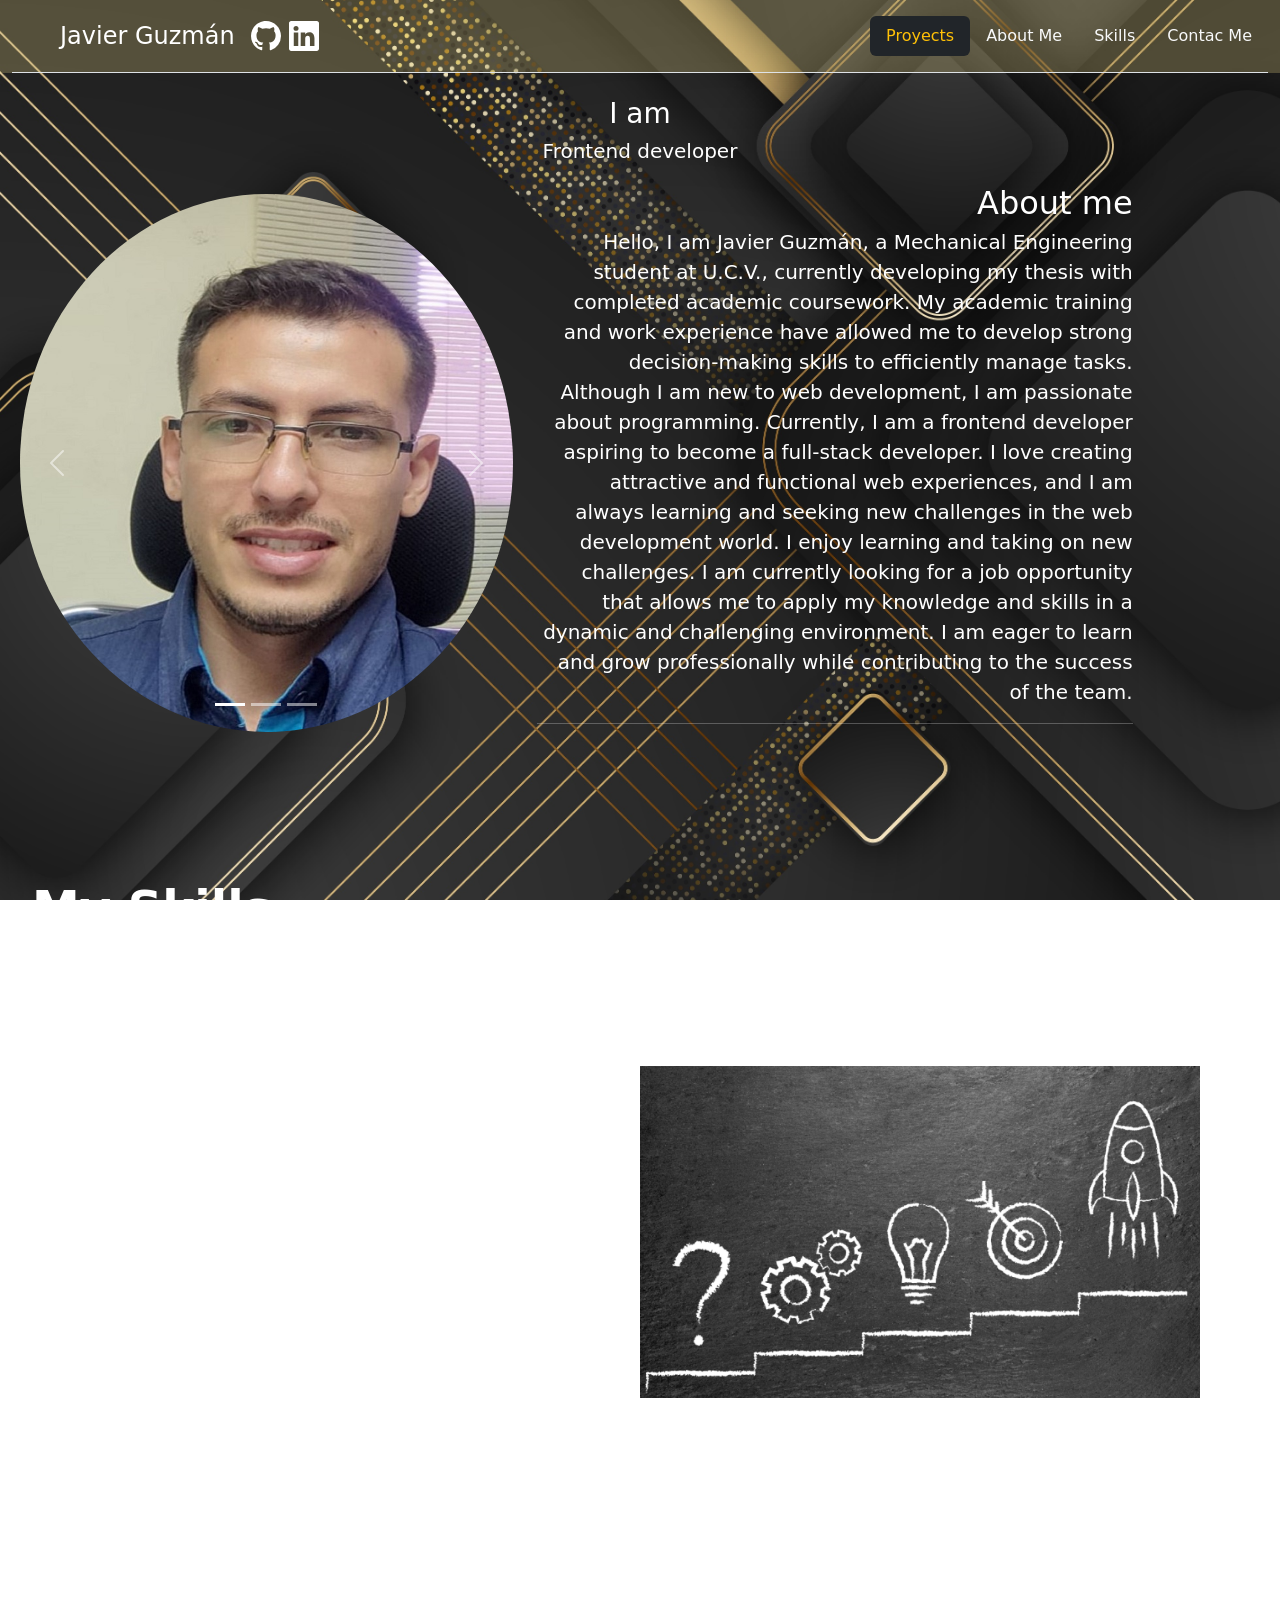
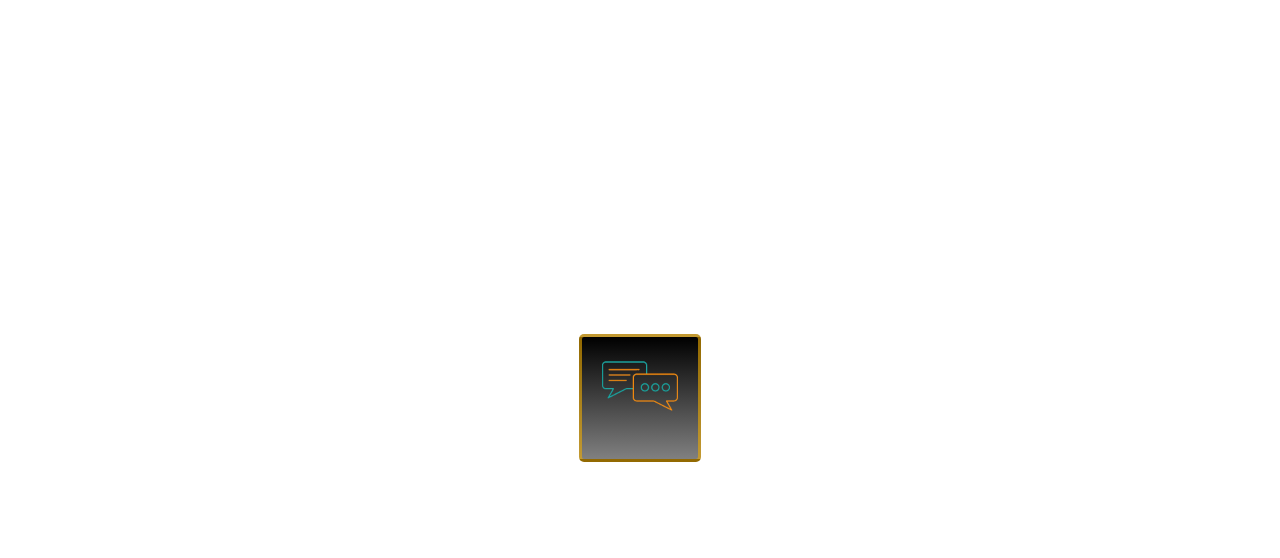
<file: index.html>
<!DOCTYPE html>
<html lang="en">
<head>
    <meta charset="UTF-8">
    <meta name="viewport" content="width=device-width, initial-scale=1.0">


    <link href="https://cdn.jsdelivr.net/npm/bootstrap@5.3.3/dist/css/bootstrap.min.css" rel="stylesheet" integrity="sha384-QWTKZyjpPEjISv5WaRU9OFeRpok6YctnYmDr5pNlyT2bRjXh0JMhjY6hW+ALEwIH" crossorigin="anonymous">

    <!-- Fonts -->
    <link rel="preconnect" href="https://fonts.googleapis.com">
    <link rel="preconnect" href="https://fonts.gstatic.com" crossorigin>
    <link href="https://fonts.googleapis.com/css2?family=Playfair+Display:ital,wght@0,400..900;1,400..900&family=Roboto:ital,wght@0,100..900;1,100..900&family=Sofia&family=Trocchi&display=swap" rel="stylesheet">
    
    <link rel="preconnect" href="https://fonts.googleapis.com">
    <link rel="preconnect" href="https://fonts.gstatic.com" crossorigin>
    <link href="https://fonts.googleapis.com/css2?family=Lora:ital,wght@0,400..700;1,400..700&family=Playfair+Display:ital,wght@0,400..900;1,400..900&family=Roboto:ital,wght@0,100..900;1,100..900&family=Sofia&family=Trocchi&display=swap" rel="stylesheet">
    
    <link rel="preconnect" href="https://fonts.googleapis.com">
    <link rel="preconnect" href="https://fonts.gstatic.com" crossorigin>
    <link href="https://fonts.googleapis.com/css2?family=Italianno&family=Lora:ital,wght@0,400..700;1,400..700&family=Playfair+Display:ital,wght@0,400..900;1,400..900&family=Roboto:ital,wght@0,100..900;1,100..900&family=Sofia&family=Style+Script&family=Trocchi&display=swap" rel="stylesheet">
    <!-- ----------- -->


    <link rel="stylesheet" href="./style.css">

    <title>Personal Page</title>
</head>

<script src="https://cdn.jsdelivr.net/npm/bootstrap@5.3.3/dist/js/bootstrap.bundle.min.js" integrity="sha384-YvpcrYf0tY3lHB60NNkmXc5s9fDVZLESaAA55NDzOxhy9GkcIdslK1eN7N6jIeHz" crossorigin="anonymous">
</script>

<body>

<!-- Nav Bar -->

  <div id="navbar" class="container-xxl">
      <header class="d-flex flex-wrap justify-content-center py-3 border-bottom ">
        <a href="" class="d-flex align-items-center mb-3 mb-md-0 me-md-3 link-body-emphasis text-decoration-none">
          <svg class="bi me-2" width="40" height="32"><use xlink:href="#bootstrap"></use></svg>
          <span class="fs-4 text-white">Javier Guzmán</span>
        </a>

        <a href="https://github.com/JGuzman95Dev" class="a d-flex align-items-center mb-3 mb-md-0 me-md-2 link-body-emphasis text-decoration-none" title="Nombre" target="_blank" rel="noopener noreferrer">
          <svg xmlns="http://www.w3.org/2000/svg" width="30" height="30" fill="white" class="svg gh" viewBox="0 0 16 16">
              <path d="M8 0C3.58 0 0 3.58 0 8c0 3.54 2.29 6.53 5.47 7.59.4.07.55-.17.55-.38 0-.19-.01-.82-.01-1.49-2.01.37-2.53-.49-2.69-.94-.09-.23-.48-.94-.82-1.13-.28-.15-.68-.52-.01-.53.63-.01 1.08.58 1.23.82.72 1.21 1.87.87 2.33.66.07-.52.28-.87.51-1.07-1.78-.2-3.64-.89-3.64-3.95 0-.87.31-1.59.82-2.15-.08-.2-.36-1.02.08-2.12 0 0 .67-.21 2.2.82.64-.18 1.32-.27 2-.27s1.36.09 2 .27c1.53-1.04 2.2-.82 2.2-.82.44 1.1.16 1.92.08 2.12.51.56.82 1.27.82 2.15 0 3.07-1.87 3.75-3.65 3.95.29.25.54.73.54 1.48 0 1.07-.01 1.93-.01 2.2 0 .21.15.46.55.38A8.01 8.01 0 0 0 16 8c0-4.42-3.58-8-8-8"/>
          </svg>
        </a>

        <a href="https://www.linkedin.com/in/jguzmanrodriguez/" class="a d-flex align-items-center mb-3 mb-md-0 me-md-auto link-body-emphasis text-decoration-none" title="Nombre" target="_blank" rel="noopener noreferrer">
          <svg xmlns="http://www.w3.org/2000/svg" width="30" height="30" fill="white" class="svg in" viewBox="0 0 16 16">
            <path d="M0 1.146C0 .513.526 0 1.175 0h13.65C15.474 0 16 .513 16 1.146v13.708c0 .633-.526 1.146-1.175 1.146H1.175C.526 16 0 15.487 0 14.854zm4.943 12.248V6.169H2.542v7.225zm-1.2-8.212c.837 0 1.358-.554 1.358-1.248-.015-.709-.52-1.248-1.342-1.248S2.4 3.226 2.4 3.934c0 .694.521 1.248 1.327 1.248zm4.908 8.212V9.359c0-.216.016-.432.08-.586.173-.431.568-.878 1.232-.878.869 0 1.216.662 1.216 1.634v3.865h2.401V9.25c0-2.22-1.184-3.252-2.764-3.252-1.274 0-1.845.7-2.165 1.193v.025h-.016l.016-.025V6.169h-2.4c.03.678 0 7.225 0 7.225z"/>
          </svg>
        </a>

        <ul class="nav nav-pills">
          <li class="nav-item"><a href="/Portfolio/Proyects/Index.html" class="nav-link active text-bg-dark text-warning" aria-current="page">Proyects</a></li>
          <li class="nav-item"><a href="#aboutme" class="nav-link text-light">About Me</a></li>
          <li class="nav-item "><a href="#skills" class="nav-link text-light">Skills</a></li>
          <li class="nav-item"><a href="#contact" class="nav-link text-light">Contac Me</a></li>
        </ul>
      </header>
  </div>

<!-- presentation -->
  <div id="presentation" class="row row-cols-lg-1 row-cols-lg-1 text-center m-2">
    <div class="col">
      <div id="nota" class="h-100">
        <div class="d-flex flex-column h-100 p-3 pb-3 text-white">
          <h3>I am </h3>
          <!-- <h1 class="fw-bold">Javier Guzman</h1> -->
          <h5>Frontend developer</h5>
        </div>
      </div>
    </div>


<!-- About me -->
<div id="aboutme" class="row featurette">
  <div class="col-md-6 order-md-2 text-white text-end">
    <h2 class="featurette-heading fw-normal lh-1">About me <span class="text-body-secondary"></span></h2>
    <p class="lead">
      Hello, I am Javier Guzmán, a Mechanical Engineering student at U.C.V., currently developing my thesis with completed academic coursework. My academic training and work experience have allowed me to develop strong decision-making skills to efficiently manage tasks. Although I am new to web development, I am passionate about programming. Currently, I am a frontend developer aspiring to become a full-stack developer. I love creating attractive and functional web experiences, and I am always learning and seeking new challenges in the web development world. I enjoy learning and taking on new challenges.
      I am currently looking for a job opportunity that allows me to apply my knowledge and skills in a dynamic and challenging environment. I am eager to learn and grow professionally while contributing to the success of the team.

      <hr>
      </P>  
    </div>

<!-- carrusel -->
  <div class="col-md-5 order-md-1">
    <div id="carouselExampleIndicators" class="carousel slide">
      <div class="carousel-indicators">
        <button type="button" data-bs-target="#carouselExampleIndicators" data-bs-slide-to="0" class="active" aria-current="true" aria-label="Slide 1"></button>
        <button type="button" data-bs-target="#carouselExampleIndicators" data-bs-slide-to="1" aria-label="Slide 2"></button>
        <button type="button" data-bs-target="#carouselExampleIndicators" data-bs-slide-to="2" aria-label="Slide 3"></button>
      </div>
      <div id="carrousel" class="carousel-inner">
        <div class="carousel-item active">
          <img src="./Img/FOTO PERFIL.jpg" class="d-block h-100 w-100" alt="me">
        </div>
        <div class="carousel-item">
          <img src="./Img/coffee.jpg" class="d-block h-100 w-100" alt="coffee">
        </div>
        <div class="carousel-item">
          <img src="./Img/mtb.jpg" class="d-block h-100 w-100" alt="mtb">
        </div>
      </div>
      <button class="carousel-control-prev" type="button" data-bs-target="#carouselExampleIndicators" data-bs-slide="prev">
        <span class="carousel-control-prev-icon" aria-hidden="true"></span>
        <span class="visually-hidden">Previous</span>
      </button>
      <button class="carousel-control-next" type="button" data-bs-target="#carouselExampleIndicators" data-bs-slide="next">
        <span class="carousel-control-next-icon" aria-hidden="true"></span>
        <span class="visually-hidden">Next</span>
      </button>
    </div>
  </div>
</div>

<!-- skills -->
<div id="skills" class="row flex-lg-row-reverse align-items-center g-5 py-5">
  <div class="col-10 col-sm-8 col-lg-6">
    <img src="./Img/soluciones.png" class="d-block mx-lg-auto img-fluid" alt="Bootstrap Themes" height="700" loading="lazy">
  </div>
  <div class="col-lg-6 text-white text-start">
    <h1 class="display-5 fw-bold lh-1 mb-3">My Skills</h1>
    <p class="lead">Through my academic training, I had the valuable opportunity to venture into the field of mechanical maintenance, this experience allowed me to acquire a diverse set of technical and administrative skills, including:
      <br>*Establish and maintain business relationships with suppliers.
      <br>*Manage work staff      
      <br>*Supervise and coordinate tasks      
      <br>*Elaboration of plans focused on preventive maintenance.      
      <br>Additionally, my passion for computer science and the programming course I took during my studies led me to further explore the world of programming, skills that I began to forge during my university studies and that I have continued to develop with enthusiasm.
      <br>Finally, my experience in creating designs for craft projects has enriched my creative perspective, strengthening my ability to address design requests with an innovative and adaptive vision.</p>
      <hr>
    </div>
  </div>
</div>

<!-- contact me -->
<div id="contact" class="px-4 py-5 my-5 text-white text-center">
  <h1 class="display-5 fw-bold">GET IN TOUCH</h1>
  <div class="col-lg-6 mx-auto">
    <p class="lead mb-4">If you are interested in having a coffee, chatting about different topics and programming, contact me. 
      <br>
      <br> "if (problem): {solution A} else: {Solution B};"</p>
    <div class="d-grid gap-2 d-sm-flex justify-content-sm-center">
      <a href="mailto:jguzr.dev@gmail.com" style="padding: 0.5em 1em; background: linear-gradient(black, gray); border: 3px solid rgba(238, 171, 2, 0.616); color: white; text-decoration: none; border-radius: 5px; font-size: large;">
        <img class="d-block mx-auto mb-4 " src="./Img/comunicacion.gif" alt="comunication gif" height="80">
      </a>
    </div>
  </div>
</div>




    
</body>
</html>
</file>
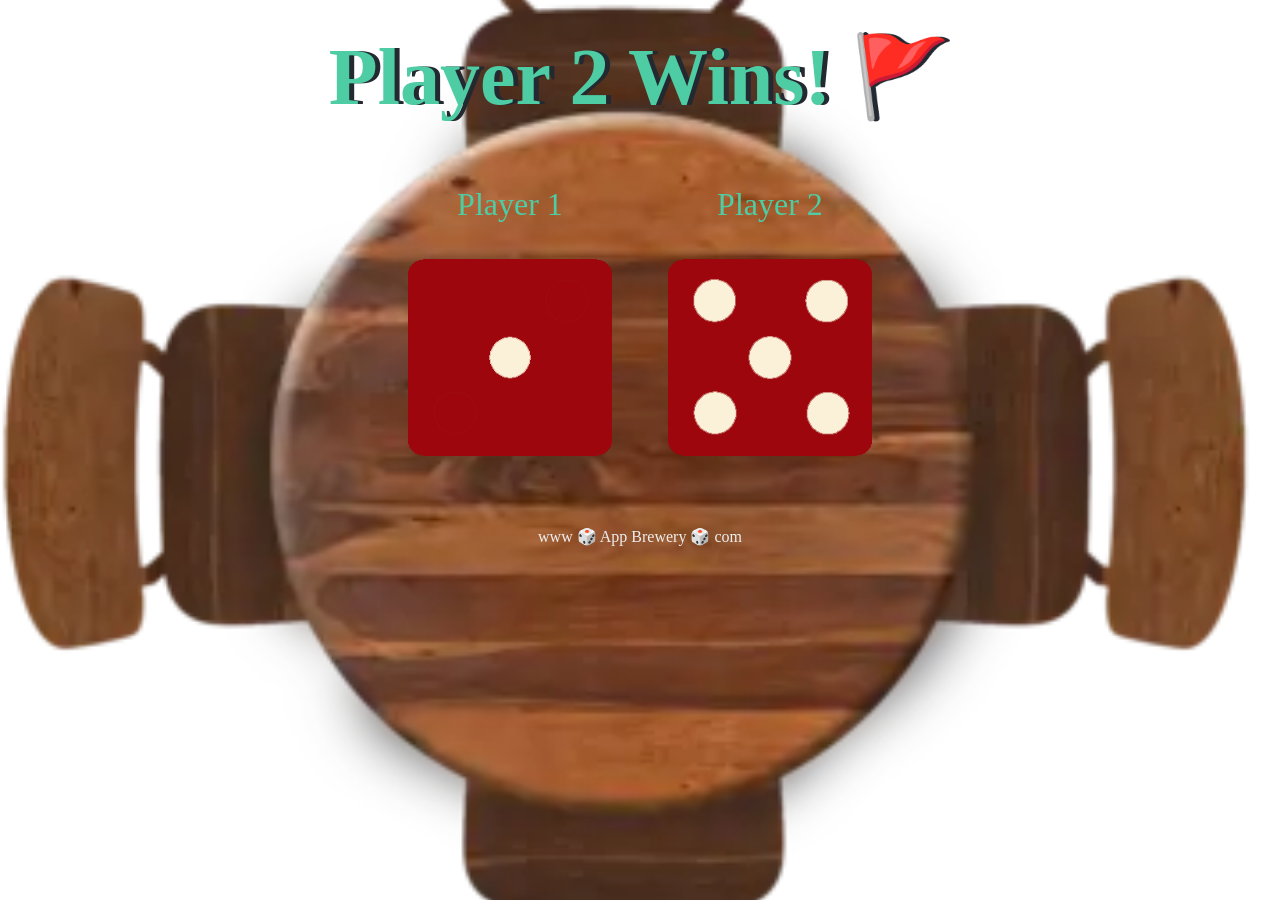
<file: Proyects/INT/dice_game/index.html>
<!DOCTYPE html>
<html lang="en">
<head>
    <meta charset="UTF-8">
    <meta http-equiv="X-UA-Compatible" content="IE=edge">
    <meta name="viewport" content="width=device-width, initial-scale=1.0">
    <link rel="stylesheet" href="CSS/style.css">
    <title>Document</title>
</head>
<body>
    <div class="container">
        <h1>Refresh Me</h1>
  
        <h2></h2>
  
        <div class="dice">
          <p>Player 1</p>
          <img class="img1" src="images/dice1.png" />
        </div>
  
        <div class="dice">
          <p>Player 2</p>
          <img class="img2" src="images/dice1.png" />
        </div>
      </div>
  
      
      
      <footer>www 🎲 App Brewery 🎲 com</footer> 

<script src="JS/index.js"></script>
</body>
</html>
</file>
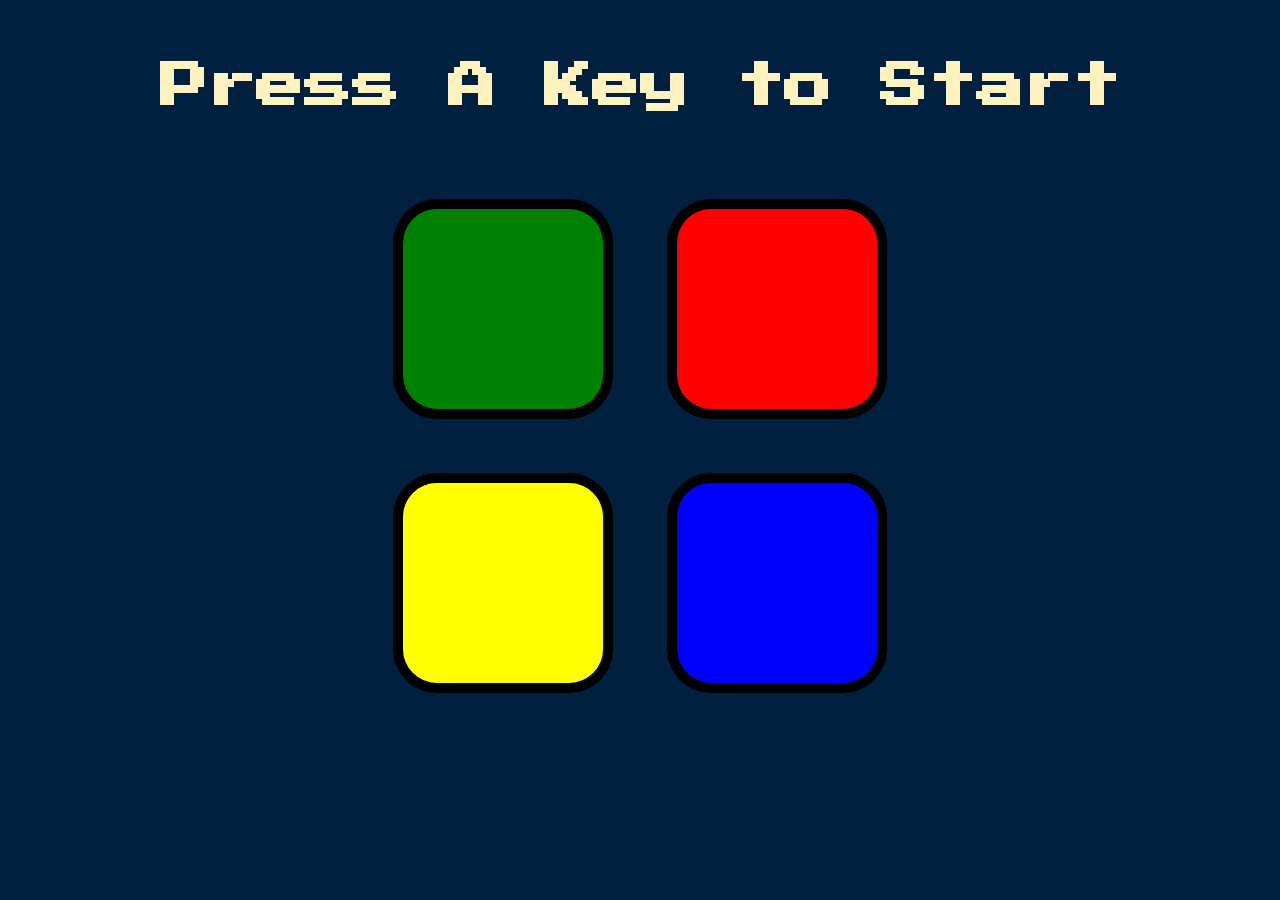
<file: Proyects/INT/Simon_Say/index.html>
<!DOCTYPE html>
<html lang="en" dir="ltr">

<head>
  <meta charset="utf-8">
  <title>Simon</title>
  <link rel="stylesheet" href="styles.css">
  <link href="https://fonts.googleapis.com/css?family=Press+Start+2P" rel="stylesheet">
</head>

<body>
  <h1 id="level-title">Press A Key to Start</h1>
  <div class="container">
    <div lass="row">

      <div type="button" id="green" class="btn green">

      </div>

      <div type="button" id="red" class="btn red">

      </div>
    </div>

    <div class="row">

      <div type="button" id="yellow" class="btn yellow">

      </div>
      <div type="button" id="blue" class="btn blue">

      </div>

    </div>

  </div>

  <script src="https://ajax.googleapis.com/ajax/libs/jquery/3.3.1/jquery.min.js"></script>
  <script src="game.js" charset="utf-8"></script>

</body>

</html>
</file>
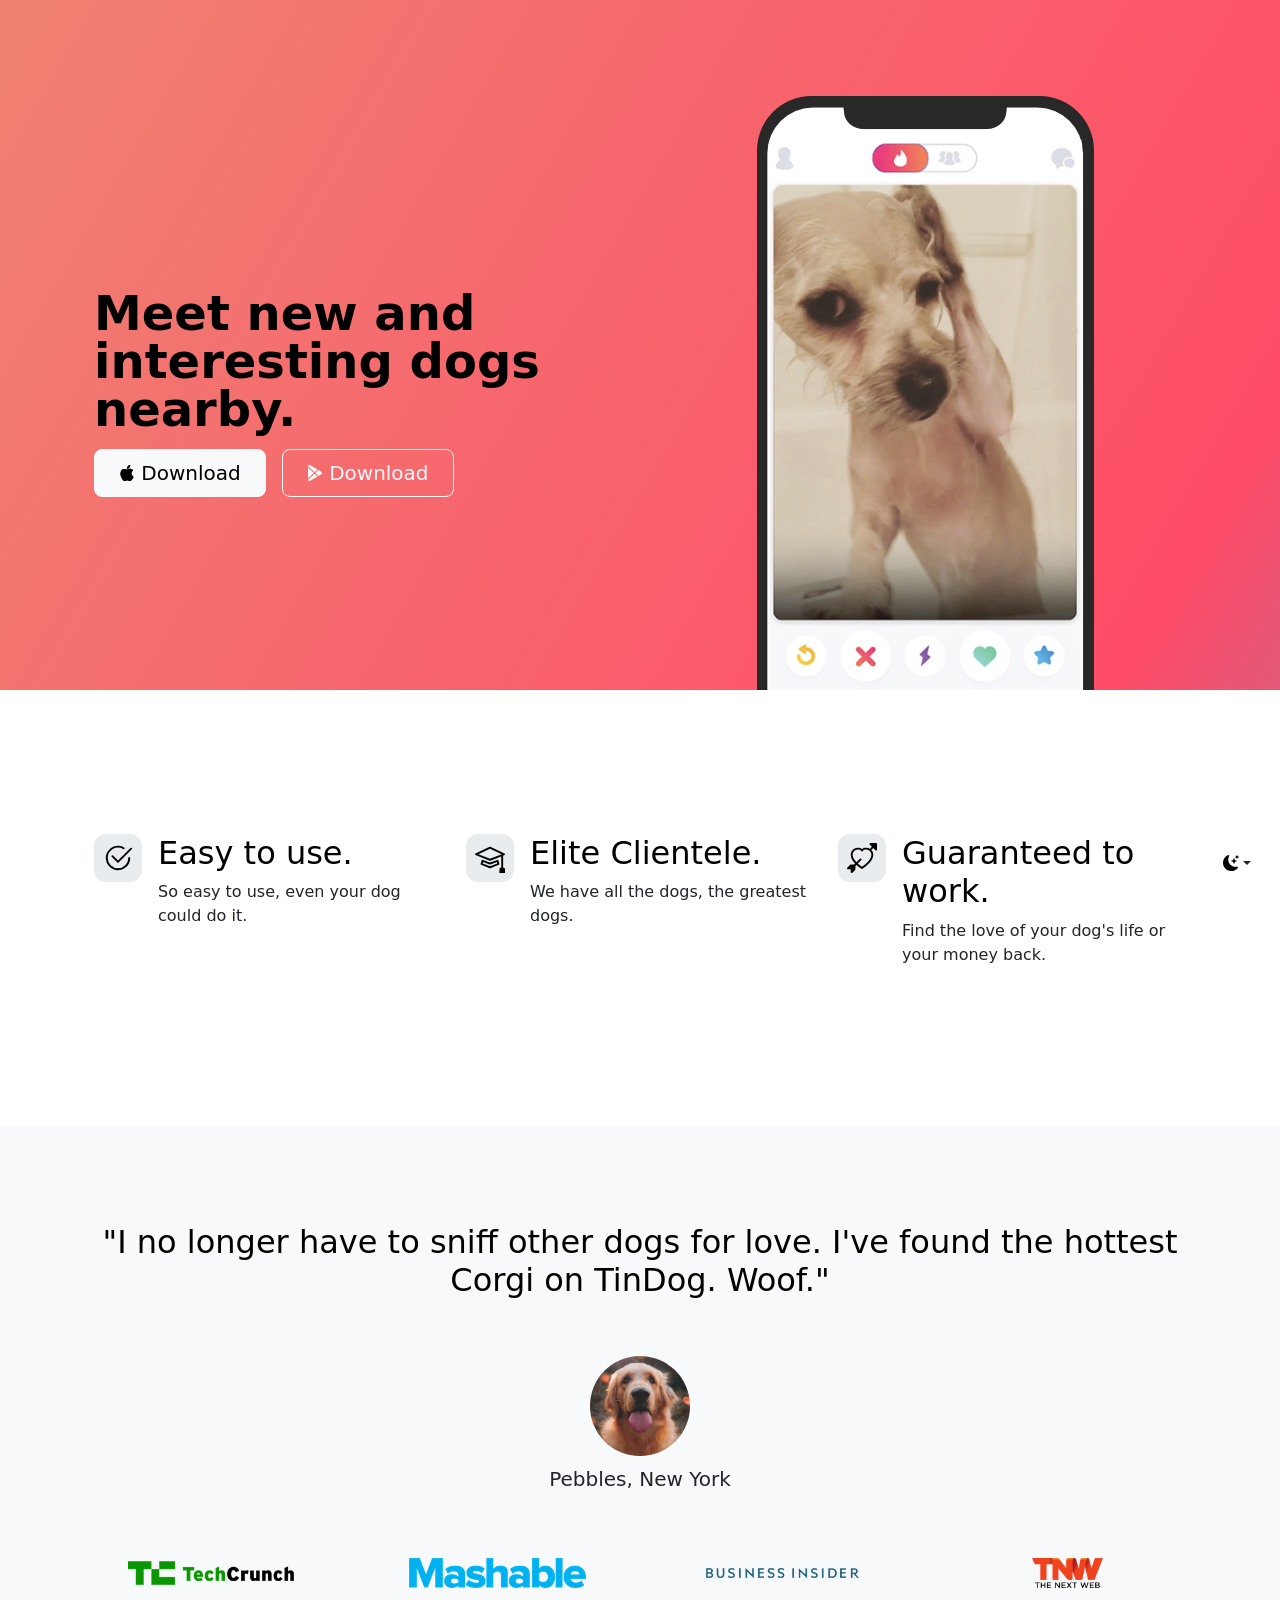
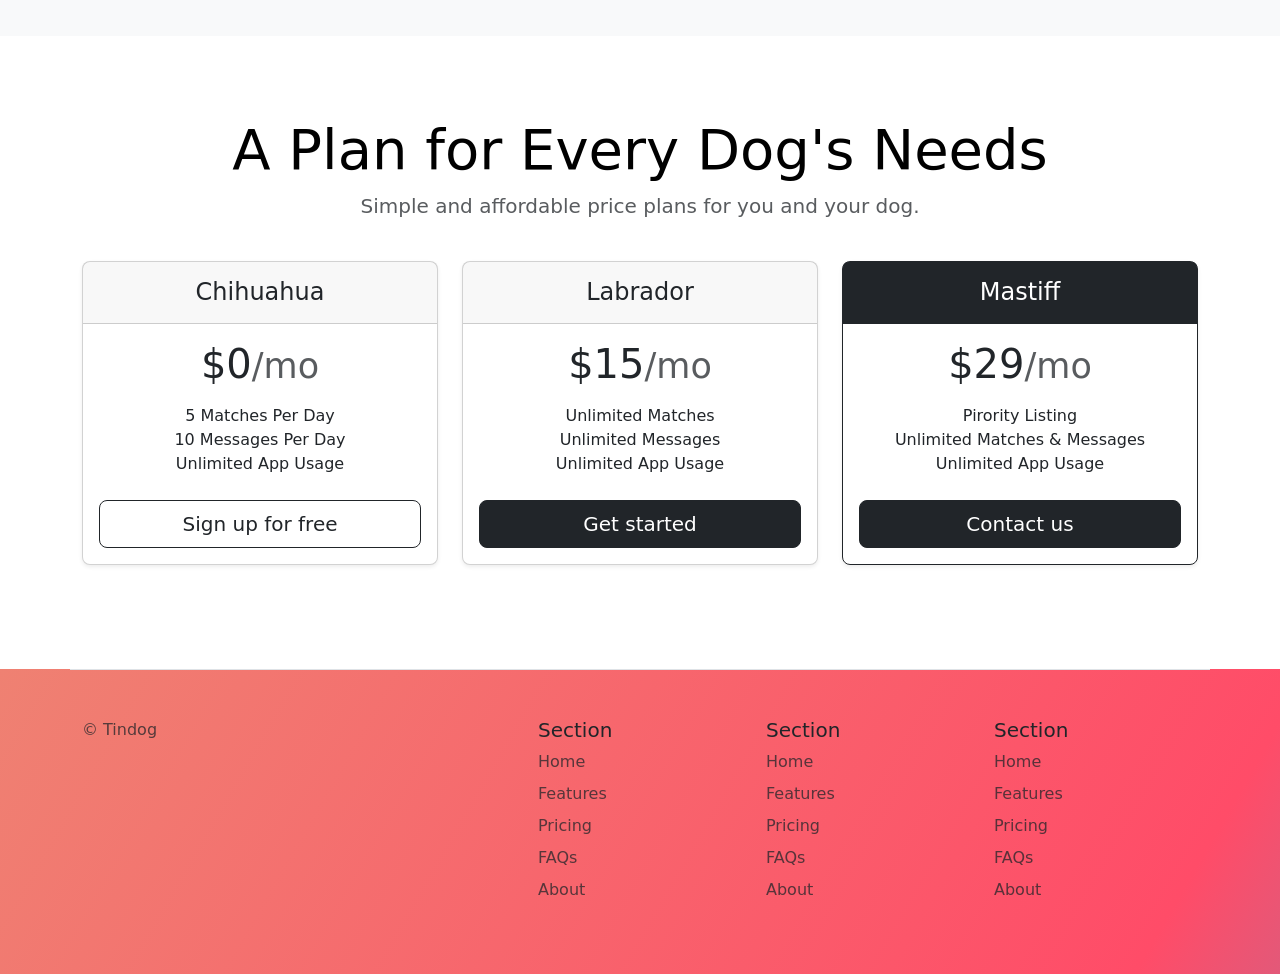
<file: Proyects/INT/TinDog_Project/index.html>
<!DOCTYPE html>
<html lang="en">

<head>
  <meta charset="UTF-8">
  <meta name="viewport" content="width=device-width, initial-scale=1.0">
  <title>ejercicio TinDog</title>
  <link href="https://cdn.jsdelivr.net/npm/bootstrap@5.3.3/dist/css/bootstrap.min.css" rel="stylesheet" integrity="sha384-QWTKZyjpPEjISv5WaRU9OFeRpok6YctnYmDr5pNlyT2bRjXh0JMhjY6hW+ALEwIH" crossorigin="anonymous">
  <link rel="stylesheet" href="./css/style.css">
</head>

<body>
  <script src="https://cdn.jsdelivr.net/npm/bootstrap@5.3.3/dist/js/bootstrap.bundle.min.js" integrity="sha384-YvpcrYf0tY3lHB60NNkmXc5s9fDVZLESaAA55NDzOxhy9GkcIdslK1eN7N6jIeHz" crossorigin="anonymous"></script>

  <!-- Title -->
  <section id="title" class="gradient-background">
    <div class="container col-xxl-8 px-4 pt-5">
      <div class="row flex-lg-row-reverse align-items-center g-5 pt-5">
        <div class="col-10 col-sm-8 col-lg-6">
          <img src="./images/iphone.png" class="d-block mx-lg-auto img-fluid" alt="Celphone whit dog profile" height="200" loading="lazy">
        </div>
        <div class="col-lg-6">
          <h1 class="display-5 fw-bold text-body-emphasis lh-1 mb-3">Meet new and interesting dogs nearby.</h1>
          <!-- <p class="lead">Quickly design and customize responsive mobile-first sites with Bootstrap, the world’s most popular front-end open source toolkit, featuring Sass variables and mixins, responsive grid system, extensive prebuilt components, and powerful JavaScript plugins.</p> -->
          <div class="d-grid gap-2 d-md-flex justify-content-md-start">

            <button type="button" class="btn btn-light btn-lg px-4 me-md-2"> <svg xmlns="http://www.w3.org/2000/svg" width="16" height="16" fill="currentColor"
              class="bi bi-apple mb-1" viewBox="0 0 16 16">
              <path
                d="M11.182.008C11.148-.03 9.923.023 8.857 1.18c-1.066 1.156-.902 2.482-.878 2.516.024.034 1.52.087 2.475-1.258.955-1.345.762-2.391.728-2.43Zm3.314 11.733c-.048-.096-2.325-1.234-2.113-3.422.212-2.189 1.675-2.789 1.698-2.854.023-.065-.597-.79-1.254-1.157a3.692 3.692 0 0 0-1.563-.434c-.108-.003-.483-.095-1.254.116-.508.139-1.653.589-1.968.607-.316.018-1.256-.522-2.267-.665-.647-.125-1.333.131-1.824.328-.49.196-1.422.754-2.074 2.237-.652 1.482-.311 3.83-.067 4.56.244.729.625 1.924 1.273 2.796.576.984 1.34 1.667 1.659 1.899.319.232 1.219.386 1.843.067.502-.308 1.408-.485 1.766-.472.357.013 1.061.154 1.782.539.571.197 1.111.115 1.652-.105.541-.221 1.324-1.059 2.238-2.758.347-.79.505-1.217.473-1.282Z" />
              <path
                d="M11.182.008C11.148-.03 9.923.023 8.857 1.18c-1.066 1.156-.902 2.482-.878 2.516.024.034 1.52.087 2.475-1.258.955-1.345.762-2.391.728-2.43Zm3.314 11.733c-.048-.096-2.325-1.234-2.113-3.422.212-2.189 1.675-2.789 1.698-2.854.023-.065-.597-.79-1.254-1.157a3.692 3.692 0 0 0-1.563-.434c-.108-.003-.483-.095-1.254.116-.508.139-1.653.589-1.968.607-.316.018-1.256-.522-2.267-.665-.647-.125-1.333.131-1.824.328-.49.196-1.422.754-2.074 2.237-.652 1.482-.311 3.83-.067 4.56.244.729.625 1.924 1.273 2.796.576.984 1.34 1.667 1.659 1.899.319.232 1.219.386 1.843.067.502-.308 1.408-.485 1.766-.472.357.013 1.061.154 1.782.539.571.197 1.111.115 1.652-.105.541-.221 1.324-1.059 2.238-2.758.347-.79.505-1.217.473-1.282Z" />
              </svg> Download</button>

            <button type="button" class="btn btn-outline-light btn-lg px-4"> <svg xmlns="http://www.w3.org/2000/svg" width="16" height="16" fill="currentColor"
              class="bi bi-google-play mb-1" viewBox="0 0 16 16">
              <path
                d="M14.222 9.374c1.037-.61 1.037-2.137 0-2.748L11.528 5.04 8.32 8l3.207 2.96 2.694-1.586Zm-3.595 2.116L7.583 8.68 1.03 14.73c.201 1.029 1.36 1.61 2.303 1.055l7.294-4.295ZM1 13.396V2.603L6.846 8 1 13.396ZM1.03 1.27l6.553 6.05 3.044-2.81L3.333.215C2.39-.341 1.231.24 1.03 1.27Z" />
              </svg> Download</button>
          </div>
        </div>
      </div>
    </div>

  </section>
  <!-- Features -->
  <section id="features">

    <div class="container px-4 py-5 mt-5" id="hanging-icons">
      <!-- <h2 class="pb-2 border-bottom">Hanging icons</h2> -->
      <div class="row g-4 py-5 row-cols-1 row-cols-lg-3">

        <div class="col d-flex align-items-start">
          <div class="icon-square text-body-emphasis bg-body-secondary d-inline-flex align-items-center justify-content-center fs-4 flex-shrink-0 me-3">
            <!-- <svg class="bi" width="1em" height="1em"><use xlink:href="#toggles2"></use></svg> -->
            <svg xmlns="http://www.w3.org/2000/svg" height="30" fill="currentColor" class="bi bi-check2-circle"
              viewBox="0 0 16 16">
            <path
                d="M2.5 8a5.5 5.5 0 0 1 8.25-4.764.5.5 0 0 0 .5-.866A6.5 6.5 0 1 0 14.5 8a.5.5 0 0 0-1 0 5.5 5.5 0 1 1-11 0z" />
            <path
                d="M15.354 3.354a.5.5 0 0 0-.708-.708L8 9.293 5.354 6.646a.5.5 0 1 0-.708.708l3 3a.5.5 0 0 0 .708 0l7-7z" />
            </svg>
          </div>
          <div>
            <h3 class="fs-2 text-body-emphasis">Easy to use.</h3>
            <p>So easy to use, even your dog could do it.</p>
            <!-- <a href="#" class="btn btn-primary">
              Primary button
            </a> -->
          </div>
        </div>

        <div class="col d-flex align-items-start">
          <div class="icon-square text-body-emphasis bg-body-secondary d-inline-flex align-items-center justify-content-center fs-4 flex-shrink-0 me-3">
            <!-- <svg class="bi" width="1em" height="1em"><use xlink:href="#cpu-fill"></use></svg> -->
            <svg xmlns="http://www.w3.org/2000/svg" height="30" fill="currentColor" class="bi bi-mortarboard" viewBox="0 0 16 16">
              <path d="M8.211 2.047a.5.5 0 0 0-.422 0l-7.5 3.5a.5.5 0 0 0 .025.917l7.5 3a.5.5 0 0 0 .372 0L14 7.14V13a1 1 0 0 0-1 1v2h3v-2a1 1 0 0 0-1-1V6.739l.686-.275a.5.5 0 0 0 .025-.917l-7.5-3.5ZM8 8.46 1.758 5.965 8 3.052l6.242 2.913L8 8.46Z"/>
              <path d="M4.176 9.032a.5.5 0 0 0-.656.327l-.5 1.7a.5.5 0 0 0 .294.605l4.5 1.8a.5.5 0 0 0 .372 0l4.5-1.8a.5.5 0 0 0 .294-.605l-.5-1.7a.5.5 0 0 0-.656-.327L8 10.466 4.176 9.032Zm-.068 1.873.22-.748 3.496 1.311a.5.5 0 0 0 .352 0l3.496-1.311.22.748L8 12.46l-3.892-1.556Z"/>
              </svg>
          </div>
          <div>
            <h3 class="fs-2 text-body-emphasis">Elite Clientele.</h3>
            <p>We have all the dogs, the greatest dogs.</p>
            <!-- <a href="#" class="btn btn-primary">
              Primary button
            </a> -->
          </div>
        </div>

        <div class="col d-flex align-items-start">
          <div class="icon-square text-body-emphasis bg-body-secondary d-inline-flex align-items-center justify-content-center fs-4 flex-shrink-0 me-3">
            <!-- <svg class="bi" width="1em" height="1em"><use xlink:href="#tools"></use></svg> -->
            <svg xmlns="http://www.w3.org/2000/svg" height="30" fill="currentColor" class="bi bi-arrow-through-heart"
              viewBox="0 0 16 16">
              <path fill-rule="evenodd"
                d="M2.854 15.854A.5.5 0 0 1 2 15.5V14H.5a.5.5 0 0 1-.354-.854l1.5-1.5A.5.5 0 0 1 2 11.5h1.793l.53-.53c-.771-.802-1.328-1.58-1.704-2.32-.798-1.575-.775-2.996-.213-4.092C3.426 2.565 6.18 1.809 8 3.233c1.25-.98 2.944-.928 4.212-.152L13.292 2 12.147.854A.5.5 0 0 1 12.5 0h3a.5.5 0 0 1 .5.5v3a.5.5 0 0 1-.854.354L14 2.707l-1.006 1.006c.236.248.44.531.6.845.562 1.096.585 2.517-.213 4.092-.793 1.563-2.395 3.288-5.105 5.08L8 13.912l-.276-.182a21.86 21.86 0 0 1-2.685-2.062l-.539.54V14a.5.5 0 0 1-.146.354l-1.5 1.5Zm2.893-4.894A20.419 20.419 0 0 0 8 12.71c2.456-1.666 3.827-3.207 4.489-4.512.679-1.34.607-2.42.215-3.185-.817-1.595-3.087-2.054-4.346-.761L8 4.62l-.358-.368c-1.259-1.293-3.53-.834-4.346.761-.392.766-.464 1.845.215 3.185.323.636.815 1.33 1.519 2.065l1.866-1.867a.5.5 0 1 1 .708.708L5.747 10.96Z" />
            </svg>
          </div>
          <div>
            <h3 class="fs-2 text-body-emphasis">Guaranteed to work.</h3>
            <p>Find the love of your dog's life or your money back.</p>
            <!-- <a href="#" class="btn btn-primary">
              Primary button
            </a> -->
          </div>
        </div>
      </div>
    </div>

  </section>
  <!-- Testimonial -->
  <section id="testimonial">
    <div class="my-5">
      <div class="p-5 text-center bg-body-tertiary">
        <div class="container py-5">
          <h2 class="text-body-emphasis">"I no longer have to sniff other dogs for love. I've found the hottest Corgi on
            TinDog. Woof."</h2>
          <img class="profile-img mt-5" src="./images/dog-img.jpg" alt="dog image">
          <p class="col-lg-8 mx-auto lead mt-2">
            Pebbles, New York
          </p>
        </div>

        <div class="container">
          <div class="row">
            <div class="col-lg-3 col-sm-12">
              <img src="./images/techcrunch.png" alt="techcrunch" height="30">
            </div>
            <div class="col-lg-3 col-sm-12">
              <img src="./images/mashable.png" alt="mashable" height="30">
            </div>
            <div class="col-lg-3 col-sm-12">
              <img src="./images/bizinsider.png" alt="bizinsider" height="30">
            </div>
            <div class="col-lg-3 col-sm-12">
              <img src="./images/tnw.png" alt="tnw" height="30">
            </div>
          </div>
        </div>
      </div>
    </div>
  </section>










  
  <!-- Pricing -->
  <section id="pricing">

      <svg xmlns="http://www.w3.org/2000/svg" class="d-none">
        <symbol id="check2" viewBox="0 0 16 16">
          <path d="M13.854 3.646a.5.5 0 0 1 0 .708l-7 7a.5.5 0 0 1-.708 0l-3.5-3.5a.5.5 0 1 1 .708-.708L6.5 10.293l6.646-6.647a.5.5 0 0 1 .708 0z"></path>
        </symbol>
        <symbol id="circle-half" viewBox="0 0 16 16">
          <path d="M8 15A7 7 0 1 0 8 1v14zm0 1A8 8 0 1 1 8 0a8 8 0 0 1 0 16z"></path>
        </symbol>
        <symbol id="moon-stars-fill" viewBox="0 0 16 16">
          <path d="M6 .278a.768.768 0 0 1 .08.858 7.208 7.208 0 0 0-.878 3.46c0 4.021 3.278 7.277 7.318 7.277.527 0 1.04-.055 1.533-.16a.787.787 0 0 1 .81.316.733.733 0 0 1-.031.893A8.349 8.349 0 0 1 8.344 16C3.734 16 0 12.286 0 7.71 0 4.266 2.114 1.312 5.124.06A.752.752 0 0 1 6 .278z"></path>
          <path d="M10.794 3.148a.217.217 0 0 1 .412 0l.387 1.162c.173.518.579.924 1.097 1.097l1.162.387a.217.217 0 0 1 0 .412l-1.162.387a1.734 1.734 0 0 0-1.097 1.097l-.387 1.162a.217.217 0 0 1-.412 0l-.387-1.162A1.734 1.734 0 0 0 9.31 6.593l-1.162-.387a.217.217 0 0 1 0-.412l1.162-.387a1.734 1.734 0 0 0 1.097-1.097l.387-1.162zM13.863.099a.145.145 0 0 1 .274 0l.258.774c.115.346.386.617.732.732l.774.258a.145.145 0 0 1 0 .274l-.774.258a1.156 1.156 0 0 0-.732.732l-.258.774a.145.145 0 0 1-.274 0l-.258-.774a1.156 1.156 0 0 0-.732-.732l-.774-.258a.145.145 0 0 1 0-.274l.774-.258c.346-.115.617-.386.732-.732L13.863.1z"></path>
        </symbol>
        <symbol id="sun-fill" viewBox="0 0 16 16">
          <path d="M8 12a4 4 0 1 0 0-8 4 4 0 0 0 0 8zM8 0a.5.5 0 0 1 .5.5v2a.5.5 0 0 1-1 0v-2A.5.5 0 0 1 8 0zm0 13a.5.5 0 0 1 .5.5v2a.5.5 0 0 1-1 0v-2A.5.5 0 0 1 8 13zm8-5a.5.5 0 0 1-.5.5h-2a.5.5 0 0 1 0-1h2a.5.5 0 0 1 .5.5zM3 8a.5.5 0 0 1-.5.5h-2a.5.5 0 0 1 0-1h2A.5.5 0 0 1 3 8zm10.657-5.657a.5.5 0 0 1 0 .707l-1.414 1.415a.5.5 0 1 1-.707-.708l1.414-1.414a.5.5 0 0 1 .707 0zm-9.193 9.193a.5.5 0 0 1 0 .707L3.05 13.657a.5.5 0 0 1-.707-.707l1.414-1.414a.5.5 0 0 1 .707 0zm9.193 2.121a.5.5 0 0 1-.707 0l-1.414-1.414a.5.5 0 0 1 .707-.707l1.414 1.414a.5.5 0 0 1 0 .707zM4.464 4.465a.5.5 0 0 1-.707 0L2.343 3.05a.5.5 0 1 1 .707-.707l1.414 1.414a.5.5 0 0 1 0 .708z"></path>
        </symbol>
      </svg>

      <div class="dropdown position-fixed bottom-0 end-0 mb-3 me-3 bd-mode-toggle">
        <button class="btn btn-bd-primary py-2 dropdown-toggle d-flex align-items-center" id="bd-theme" type="button" aria-expanded="false" data-bs-toggle="dropdown" aria-label="Toggle theme (dark)">
          <svg class="bi my-1 theme-icon-active" width="1em" height="1em"><use href="#moon-stars-fill"></use></svg>
          <span class="visually-hidden" id="bd-theme-text">Toggle theme</span>
        </button>
        <ul class="dropdown-menu dropdown-menu-end shadow" aria-labelledby="bd-theme-text">
          <li>
            <button type="button" class="dropdown-item d-flex align-items-center" data-bs-theme-value="light" aria-pressed="false">
              <svg class="bi me-2 opacity-50" width="1em" height="1em"><use href="#sun-fill"></use></svg>
              Light
              <svg class="bi ms-auto d-none" width="1em" height="1em"><use href="#check2"></use></svg>
            </button>
          </li>
          <li>
            <button type="button" class="dropdown-item d-flex align-items-center active" data-bs-theme-value="dark" aria-pressed="true">
              <svg class="bi me-2 opacity-50" width="1em" height="1em"><use href="#moon-stars-fill"></use></svg>
              Dark
              <svg class="bi ms-auto d-none" width="1em" height="1em"><use href="#check2"></use></svg>
            </button>
          </li>
          <li>
            <button type="button" class="dropdown-item d-flex align-items-center" data-bs-theme-value="auto" aria-pressed="false">
              <svg class="bi me-2 opacity-50" width="1em" height="1em"><use href="#circle-half"></use></svg>
              Auto
              <svg class="bi ms-auto d-none" width="1em" height="1em"><use href="#check2"></use></svg>
            </button>
          </li>
        </ul>
      </div>

      
  <svg xmlns="http://www.w3.org/2000/svg" class="d-none">
    <symbol id="check" viewBox="0 0 16 16">
      <title>Check</title>
      <path d="M13.854 3.646a.5.5 0 0 1 0 .708l-7 7a.5.5 0 0 1-.708 0l-3.5-3.5a.5.5 0 1 1 .708-.708L6.5 10.293l6.646-6.647a.5.5 0 0 1 .708 0z"></path>
    </symbol>
  </svg>

  <div class="container py-3">
    <header>
      <div class="pricing-header p-3 pb-md-4 mx-auto text-center">
        <h2 class="display-4 fw-normal text-body-emphasis">A Plan for Every Dog's Needs</h2>
        <p class="fs-5 text-body-secondary">Simple and affordable price plans for you and your dog.</p>
      </div>
    </header>

    <main>
      <div class="row row-cols-1 row-cols-md-3 mb-3 text-center">
        <div class="col">
          <div class="card mb-4 rounded-3 shadow-sm">
            <div class="card-header py-3">
              <h4 class="my-0 fw-normal">Chihuahua</h4>
            </div>
            <div class="card-body">
              <h1 class="card-title pricing-card-title">$0<small class="text-body-secondary fw-light">/mo</small></h1>
              <ul class="list-unstyled mt-3 mb-4">
                <li>5 Matches Per Day</li>
                <li>10 Messages Per Day</li>
                <li>Unlimited App Usage</li>
              </ul>
              <button type="button" class="w-100 btn btn-lg btn-outline-dark">Sign up for free</button>
            </div>
          </div>
        </div>
        <div class="col">
          <div class="card mb-4 rounded-3 shadow-sm">
            <div class="card-header py-3">
              <h4 class="my-0 fw-normal">Labrador</h4>
            </div>
            <div class="card-body">
              <h1 class="card-title pricing-card-title">$15<small class="text-body-secondary fw-light">/mo</small></h1>
              <ul class="list-unstyled mt-3 mb-4">
                <li>Unlimited Matches</li>
                <li>Unlimited Messages</li>
                <li>Unlimited App Usage</li>
              </ul>
              <button type="button" class="w-100 btn btn-lg btn-dark">Get started</button>
            </div>
          </div>
        </div>
        <div class="col">
          <div class="card mb-4 rounded-3 shadow-sm border-dark">
            <div class="card-header py-3 text-bg-dark border-dark">
              <h4 class="my-0 fw-normal">Mastiff</h4>
            </div>
            <div class="card-body">
              <h1 class="card-title pricing-card-title">$29<small class="text-body-secondary fw-light">/mo</small></h1>
              <ul class="list-unstyled mt-3 mb-4">
                <li>Pirority Listing</li>
                <li>Unlimited Matches & Messages</li>
                <li>Unlimited App Usage</li>
              </ul>
              <button type="button" class="w-100 btn btn-lg btn-dark">Contact us</button>
            </div>
          </div>
        </div>
      </div>
    </main>
  </section>



  <!-- Footer -->
  <!-- <section id="footer" class="gradient-background">
    <div class="container">
      <footer class="row row-cols-1 row-cols-sm-2 row-cols-md-5 py-5 my-5 border-top">
        <div class="col mb-3">

          <p class="text-body-secondary">© TinDog</p>
        </div>
        
        <div class="col mb-3">
          
        </div>
        
        <div class="col mb-3">
          <h5>Section</h5>
          <ul class="nav flex-column">
            <li class="nav-item mb-2"><a href="#" class="nav-link p-0 text-body-secondary">Home</a></li>
            <li class="nav-item mb-2"><a href="#" class="nav-link p-0 text-body-secondary">Features</a></li>
            <li class="nav-item mb-2"><a href="#" class="nav-link p-0 text-body-secondary">Pricing</a></li>
            <li class="nav-item mb-2"><a href="#" class="nav-link p-0 text-body-secondary">FAQs</a></li>
            <li class="nav-item mb-2"><a href="#" class="nav-link p-0 text-body-secondary">About</a></li>
          </ul>
        </div>
      </div>
  
      <div class="col mb-3">
        <h5>Section</h5>
        <ul class="nav flex-column">
          <li class="nav-item mb-2"><a href="#" class="nav-link p-0 text-body-secondary">Home</a></li>
          <li class="nav-item mb-2"><a href="#" class="nav-link p-0 text-body-secondary">Features</a></li>
          <li class="nav-item mb-2"><a href="#" class="nav-link p-0 text-body-secondary">Pricing</a></li>
          <li class="nav-item mb-2"><a href="#" class="nav-link p-0 text-body-secondary">FAQs</a></li>
          <li class="nav-item mb-2"><a href="#" class="nav-link p-0 text-body-secondary">About</a></li>
        </ul>
      </div>
  
      <div class="col mb-3">
        <h5>Section</h5>
        <ul class="nav flex-column">
          <li class="nav-item mb-2"><a href="#" class="nav-link p-0 text-body-secondary">Home</a></li>
          <li class="nav-item mb-2"><a href="#" class="nav-link p-0 text-body-secondary">Features</a></li>
          <li class="nav-item mb-2"><a href="#" class="nav-link p-0 text-body-secondary">Pricing</a></li>
          <li class="nav-item mb-2"><a href="#" class="nav-link p-0 text-body-secondary">FAQs</a></li>
          <li class="nav-item mb-2"><a href="#" class="nav-link p-0 text-body-secondary">About</a></li>
        </ul>
      </div>
    </footer>
  </section> -->

    <!-- Footer -->
    <section id="contact" class="gradient-background">
      <div class="container ">
        <footer class="row row-cols-1 row-cols-sm-2 row-cols-md-5 py-5 mt-5 border-top">
          <div class="col mb-3">
  
            <p class="text-body-secondary">© Tindog</p>
          </div>
  
          <div class="col mb-3">
  
          </div>
  
          <div class="col mb-3">
            <h5>Section</h5>
            <ul class="nav flex-column">
              <li class="nav-item mb-2"><a href="#" class="nav-link p-0 text-body-secondary">Home</a></li>
              <li class="nav-item mb-2"><a href="#" class="nav-link p-0 text-body-secondary">Features</a></li>
              <li class="nav-item mb-2"><a href="#" class="nav-link p-0 text-body-secondary">Pricing</a></li>
              <li class="nav-item mb-2"><a href="#" class="nav-link p-0 text-body-secondary">FAQs</a></li>
              <li class="nav-item mb-2"><a href="#" class="nav-link p-0 text-body-secondary">About</a></li>
            </ul>
          </div>
  
          <div class="col mb-3">
            <h5>Section</h5>
            <ul class="nav flex-column">
              <li class="nav-item mb-2"><a href="#" class="nav-link p-0 text-body-secondary">Home</a></li>
              <li class="nav-item mb-2"><a href="#" class="nav-link p-0 text-body-secondary">Features</a></li>
              <li class="nav-item mb-2"><a href="#" class="nav-link p-0 text-body-secondary">Pricing</a></li>
              <li class="nav-item mb-2"><a href="#" class="nav-link p-0 text-body-secondary">FAQs</a></li>
              <li class="nav-item mb-2"><a href="#" class="nav-link p-0 text-body-secondary">About</a></li>
            </ul>
          </div>
  
          <div class="col mb-3">
            <h5>Section</h5>
            <ul class="nav flex-column">
              <li class="nav-item mb-2"><a href="#" class="nav-link p-0 text-body-secondary">Home</a></li>
              <li class="nav-item mb-2"><a href="#" class="nav-link p-0 text-body-secondary">Features</a></li>
              <li class="nav-item mb-2"><a href="#" class="nav-link p-0 text-body-secondary">Pricing</a></li>
              <li class="nav-item mb-2"><a href="#" class="nav-link p-0 text-body-secondary">FAQs</a></li>
              <li class="nav-item mb-2"><a href="#" class="nav-link p-0 text-body-secondary">About</a></li>
            </ul>
          </div>
        </footer>
      </div>
    </section>
</body>

</html>
</file>
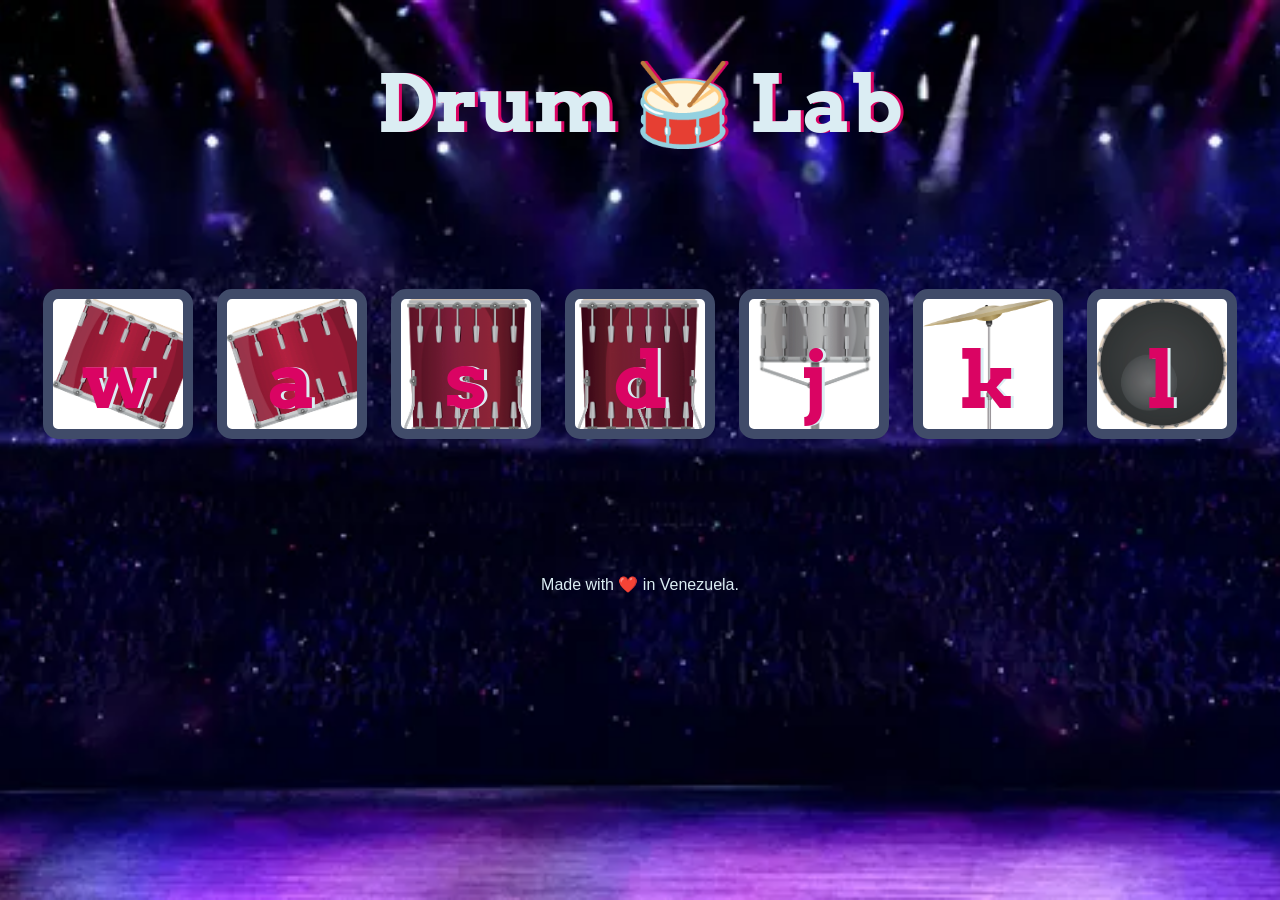
<file: Proyects/INT/Drum/Batery.html>
<!DOCTYPE html>
<html lang="en" dir="ltr">

<head>
  <meta charset="utf-8">
  <title>Drum Kit</title>
  <link rel="stylesheet" href="styles.css">
  <link href="https://fonts.googleapis.com/css?family=Arvo" rel="stylesheet">
</head>

<body>

  <h1 id="title">Drum 🥁 Lab</h1>
  <div class="set">
    <button class="w drum">w</button>
    <button class="a drum">a</button>
    <button class="s drum">s</button>
    <button class="d drum">d</button>
    <button class="j drum">j</button>
    <button class="k drum">k</button>
    <button class="l drum">l</button>
  </div>

  <script src="Batery.js"></script>
</body>

<footer>
  Made with ❤️ in Venezuela.
</footer>

</html>
</file>
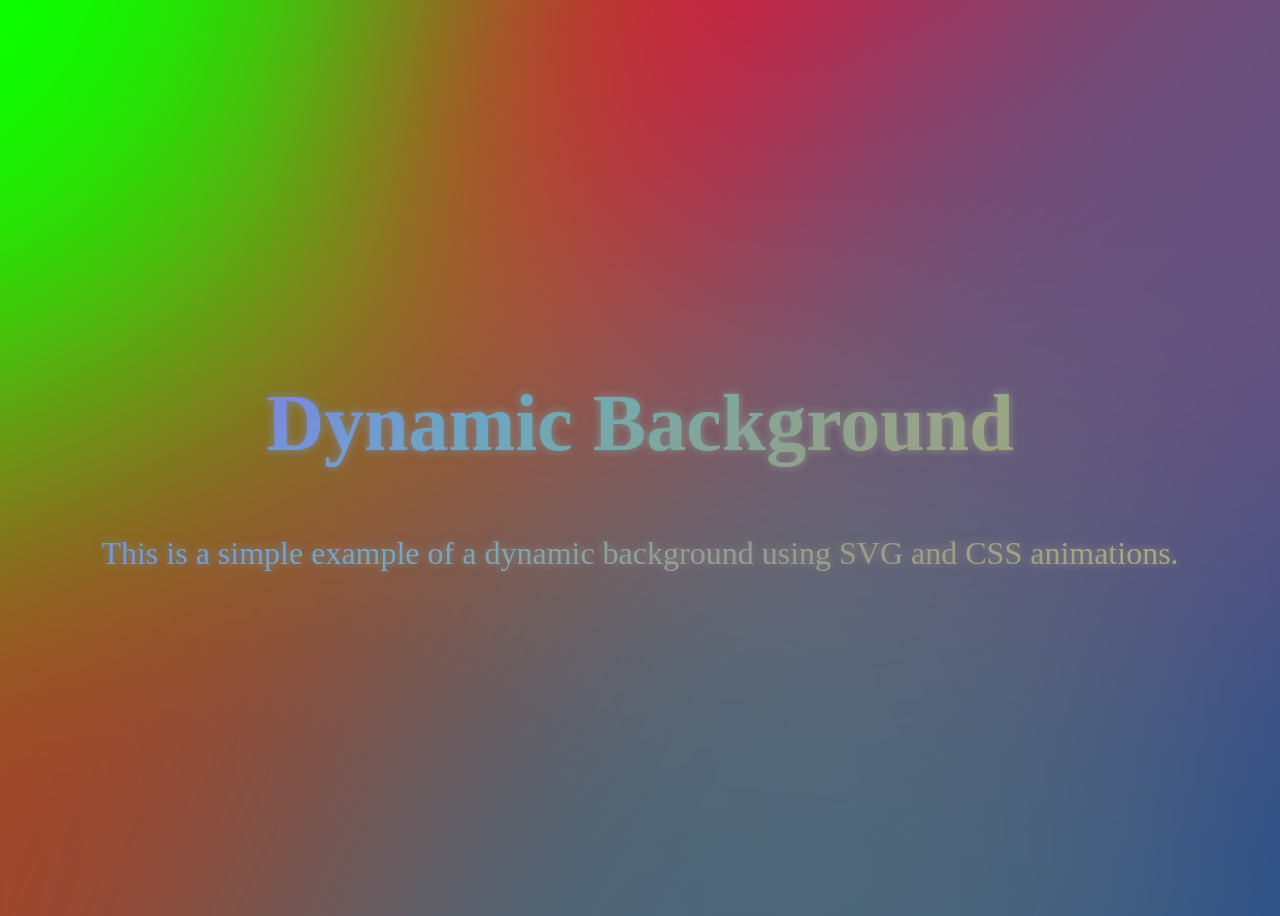
<file: Proyects/INT/DynamicBG/background.html>
<!DOCTYPE html>
<html lang="en">
<head>
    <meta charset="UTF-8">
    <meta http-equiv="X-UA-Compatible" content="IE=edge">
    <meta name="viewport" content="width=device-width, initial-scale=1.0">
    <link rel="stylesheet" href="./style.css">
    <title>Dynamic Background</title>
</head>
<body>
    <div class="circulos">
        <svg class="circulo circulo1" viewBox="0 0 200 200" xmlns="http://www.w3.org/2000/svg">
            <path class="path" d="M26.5,-25.3C38,-6.7,53.5,4.5,52.3,12.8C51.1,21.2,33.3,26.6,17.3,33.2C1.4,39.8,-12.6,47.5,-31.1,45.8C-49.6,44.1,-72.6,33,-78.8,15.2C-85.1,-2.5,-74.6,-26.8,-58.7,-46.4C-42.7,-66,-21.4,-80.8,-6.9,-75.3C7.5,-69.8,15,-43.9,26.5,-25.3Z" transform="translate(100 100)" />
        </svg>
        <svg class="circulo circulo2" viewBox="0 0 200 200" xmlns="http://www.w3.org/2000/svg">
            <path class="path" d="M34.4,-36.4C40.8,-19.5,39.4,-5.4,34.2,4C29,13.4,20,18.2,9.2,26.1C-1.7,34,-14.4,45.1,-29.2,44.3C-44.1,43.4,-61.1,30.6,-61.5,17.3C-62,4,-45.9,-9.9,-32.9,-28.3C-19.9,-46.8,-9.9,-69.8,2.1,-71.4C14,-73,28.1,-53.3,34.4,-36.4Z" transform="translate(100 100)" />
        </svg>
        <svg class="circulo circulo3" viewBox="0 0 200 200" xmlns="http://www.w3.org/2000/svg">
            <path class="path" d="M30,-42.4C41.5,-45.4,55.1,-42.5,64,-34.5C72.9,-26.4,77.1,-13.2,74.7,-1.4C72.2,10.4,63.2,20.8,52.3,25.5C41.4,30.1,28.8,29,19.8,35.7C10.7,42.3,5.4,56.7,-5.3,65.9C-16,75.1,-32.1,79.2,-38.2,70.9C-44.3,62.6,-40.6,42,-43.8,28.1C-47.1,14.2,-57.3,7.1,-64.4,-4.1C-71.5,-15.2,-75.4,-30.5,-71.8,-43.8C-68.2,-57.1,-57.2,-68.5,-44,-64.5C-30.8,-60.5,-15.4,-41,-3,-35.7C9.3,-30.4,18.6,-39.3,30,-42.4Z" transform="translate(100 100)" />
        </svg>
        <svg class="circulo circulo4" viewBox="0 0 200 200" xmlns="http://www.w3.org/2000/svg">
            <path class="path" d="M37.9,-56C49.5,-43.8,59.4,-33.2,62.1,-21.1C64.8,-9,60.3,4.6,55,17C49.7,29.4,43.7,40.6,34.4,47.6C25.1,54.6,12.6,57.3,-0.8,58.4C-14.1,59.5,-28.3,58.9,-41.7,53.3C-55.1,47.7,-67.8,36.9,-71.3,23.8C-74.7,10.6,-68.8,-4.9,-61.7,-18C-54.6,-31.1,-46.4,-41.8,-35.9,-54.3C-25.4,-66.8,-12.7,-81.2,0.2,-81.6C13.2,-81.9,26.4,-68.2,37.9,-56Z" transform="translate(100 100)" />
        </svg>
    </div>

    <main>
        <section>
            <h1>Dynamic Background</h1>   
            <p>This is a simple example of a dynamic background using SVG and CSS animations.</p>
        </section>
    </main>
</body>
</html>
</file>
<file: style.css>
/* #nota{
    height: 100px;
    background: url(./Img/nota.png);
    background-size: cover;
    background-position: center;
} */
body{
    background: url(./Img/fondo2.jpg);
    background-size: cover;
    background-attachment: fixed;
}

#navbar{
    background-color: rgba(209, 193, 124, 0.295);
}

#aboutme{
    text-align: center;
    align-items: center;
}

.aboutme{
    padding: 12px;
}

#carrousel > div > img {
    border-radius: 50%;
}
</file>
<file: Proyects/INT/dice_game/CSS/style.css>
.container {
    width: 70%;
    margin: auto;
    text-align: center;
  }
  
  .dice {
    text-align: center;
    display: inline-block;
  
  }
  
  body {
    background: url(../images/table.png);
    background-size: cover;
    background-attachment: fixed;
    background-position: center;
  }
  
  h1 {
    margin: 30px;
    font-family: 'Lobster', cursive;
    text-shadow: 5px 0 #232931;
    font-size: 5rem;
    color: #4ECCA3;
  }

  h2 {
    margin: 30px;
    font-family: 'Lobster', cursive;
    text-shadow: 5px 0 #232931;
    font-size: 3rem;
    color: #ffffff;
  }
  
  p {
    font-size: 2rem;
    color: #4ECCA3;
    font-family: 'Indie Flower', cursive;
  }
  
  img {
    width: 80%;
  }
  
  footer {
    margin-top: 5%;
    color: #EEEEEE;
    text-align: center;
    font-family: 'Indie Flower', cursive;
  
  }
</file>
<file: Proyects/INT/Simon_Say/styles.css>
body {
  text-align: center;
  background-color: #011F3F;
}

#level-title {
  font-family: 'Press Start 2P', cursive;
  font-size: 3rem;
  margin:  5%;
  color: #FEF2BF;
}

.container {
  display: block;
  width: 50%;
  margin: auto;

}

.btn {
  margin: 25px;
  display: inline-block;
  height: 200px;
  width: 200px;
  border: 10px solid black;
  border-radius: 20%;
}

.game-over {
  background-color: red;
  opacity: 0.8;
}

.red {
  background-color: red;
}

.green {
  background-color: green;
}

.blue {
  background-color: blue;
}

.yellow {
  background-color: yellow;
}

.pressed {
  box-shadow: 0 0 20px white;
  background-color: grey;
}
</file>
<file: Proyects/INT/TinDog_Project/css/style.css>
.gradient-background {
  background: linear-gradient(300deg, #00bfff, #ff4c68, #ef8172);
  background-size: 180% 180%;
  animation: gradient-animation 18s ease infinite;
}

@keyframes gradient-animation {
  0% {
    background-position: 0% 50%;
  }
  50% {
    background-position: 100% 50%;
  }
  100% {
    background-position: 0% 50%;
  }
}

.icon-square {
  width: 3rem;
  height: 3rem;
  border-radius: 0.75rem;
}

.profile-img {
  height: 100px;
  border-radius: 50%;
}
</file>
<file: Proyects/INT/Drum/styles.css>
body {
  text-align: center;
  background: url(./images/BG.jpg);
  background-size: cover;
  background-repeat: no-repeat;
  background-attachment: fixed;
  background-position: center;
}

h1 {
  font-size: 5rem;
  color: #DBEDF3;
  font-family: "Arvo", cursive;
  text-shadow: 3px 0 #DA0463;

}

footer {
  color: #DBEDF3;
  font-family: sans-serif;
}

.w {
  background-image: url('images/tom1.png');
  background-size: cover; /* Para que la imagen se ajuste al tamaño del botón */
  background-repeat: no-repeat; /* Para que la imagen no se repita */
}

.a {
  background-image: url('images/tom2.png');
  background-size: cover; /* Para que la imagen se ajuste al tamaño del botón */
  background-repeat: no-repeat; /* Para que la imagen no se repita */
}

.s {
  background-image: url('images/tom3.png');
  background-size: cover; /* Para que la imagen se ajuste al tamaño del botón */
  background-repeat: no-repeat; /* Para que la imagen no se repita */
}

.d {
  background-image: url('images/tom4.png');
  background-size: cover; /* Para que la imagen se ajuste al tamaño del botón */
  background-repeat: no-repeat; /* Para que la imagen no se repita */
}

.j {
  background-image: url('images/snare.png');
  background-size: cover; /* Para que la imagen se ajuste al tamaño del botón */
  background-repeat: no-repeat; /* Para que la imagen no se repita */
}

.k {
  background-image: url('images/crash.png');
  background-size: cover; /* Para que la imagen se ajuste al tamaño del botón */
  background-repeat: no-repeat; /* Para que la imagen no se repita */
}

.l {
  background-image: url('images/kick.png');
  background-size: cover; /* Para que la imagen se ajuste al tamaño del botón */
  background-repeat: no-repeat; /* Para que la imagen no se repita */
}

.set {
  margin: 10% auto;
}

.game-over {
  background-color: red;
  opacity: 0.8;
}

.pressed {
  box-shadow: 0 3px 4px 0 #DBEDF3;
  opacity: 0.5;
}

.red {
  color: red;
}

.drum {
  outline: none;
  border: 10px solid #404B69;
  font-size: 5rem;
  font-family: 'Arvo', cursive;
  line-height: 2;
  font-weight: 900;
  color: #DA0463;
  text-shadow: 3px 0 #DBEDF3;
  border-radius: 15px;
  display: inline-block;
  width: 150px;
  height: 150px;
  text-align: center;
  margin: 10px;
  background-color: white;
}
</file>
<file: Proyects/INT/DynamicBG/style.css>
body{
    background-color: rgb(60, 0, 88);
}
.circulos {
    position: fixed;
    width: 100%;
    height: 100%;
    top: 0;
    left: 0;
    z-index: -1;
    overflow: hidden;
    filter: blur(3em);
    animation:circulo1 100s linear infinite both;
}
.circulos .circulo {
    position: fixed;
    width: 50%;
    height: 50%;
    animation:circulo1 30s linear infinite both;
}
.circulos .circulo1 .path {
    fill: rgb(9, 255, 0);
}
.circulos .circulo1 {
    top: 0;
    left: 0;
    animation:circulo1 9s infinite both;
}
@keyframes circulo1 {
    from {
        transform: rotate(0deg) scale(3);
    }
    to{
        transform: rotate(360deg) scale(3);
    }
}
.circulos .circulo2 {
    top: 0;
    right: 0;
}
.circulos .circulo2 .path {
    fill: rgba(228, 17, 52, 0.993);
}
.circulos .circulo2 {
    top: 0;
    right: 0;
    animation:circulo2 13s infinite both;
}
@keyframes circulo2 {
    from {
        transform: rotate(0deg) scale(3);
    }
    to{
        transform: rotate(360deg) scale(3);
    }
}
.circulos .circulo3 { 
    bottom: 0;
    left: 0;    
}
.circulos .circulo3 .path {
    fill: rgba(238, 118, 6, 0.575);
}
.circulos .circulo3 {
    bottom: 0;
    left: 0;
    animation:circulo3 16s infinite both;
}
@keyframes circulo3 {
    from {
        transform: rotate(0deg) scale(3);
    }
    to{
        transform: rotate(360deg) scale(3);
    }
}
.circulos .circulo4 { 
    bottom: 0;
    right: 0;
}
.circulos .circulo4 .path {
    fill: rgba(15, 129, 182, 0.575);
}
.circulos .circulo4 {
    bottom: 0;
    right: 0;
    animation:circulo4 14s infinite both;
}
@keyframes circulo4 {
    from {
        transform: rotate(0deg) scale(3);
    }
    to{
        transform: rotate(360deg) scale(3);
    }
    
}

main{
    position: relative;
    z-index: 0;
    display: flex;
    justify-content: center;
    align-items: center;
    height: 100vh;
    overflow: hidden;
    mix-blend-mode: difference;
}
h1 {
    color: white;
    font-size: 5em;
    text-align: center;
    text-shadow: 0 0 10px rgba(255, 255, 255, 0.8);
}
p{
    color: rgb(255, 255, 255);
    font-size: 2em;
    text-align: center;
    text-shadow: 0 0 10px rgba(255, 255, 255, 0.8);
    animation:fadeIn 2s ease-in-out;;
}
</file>
